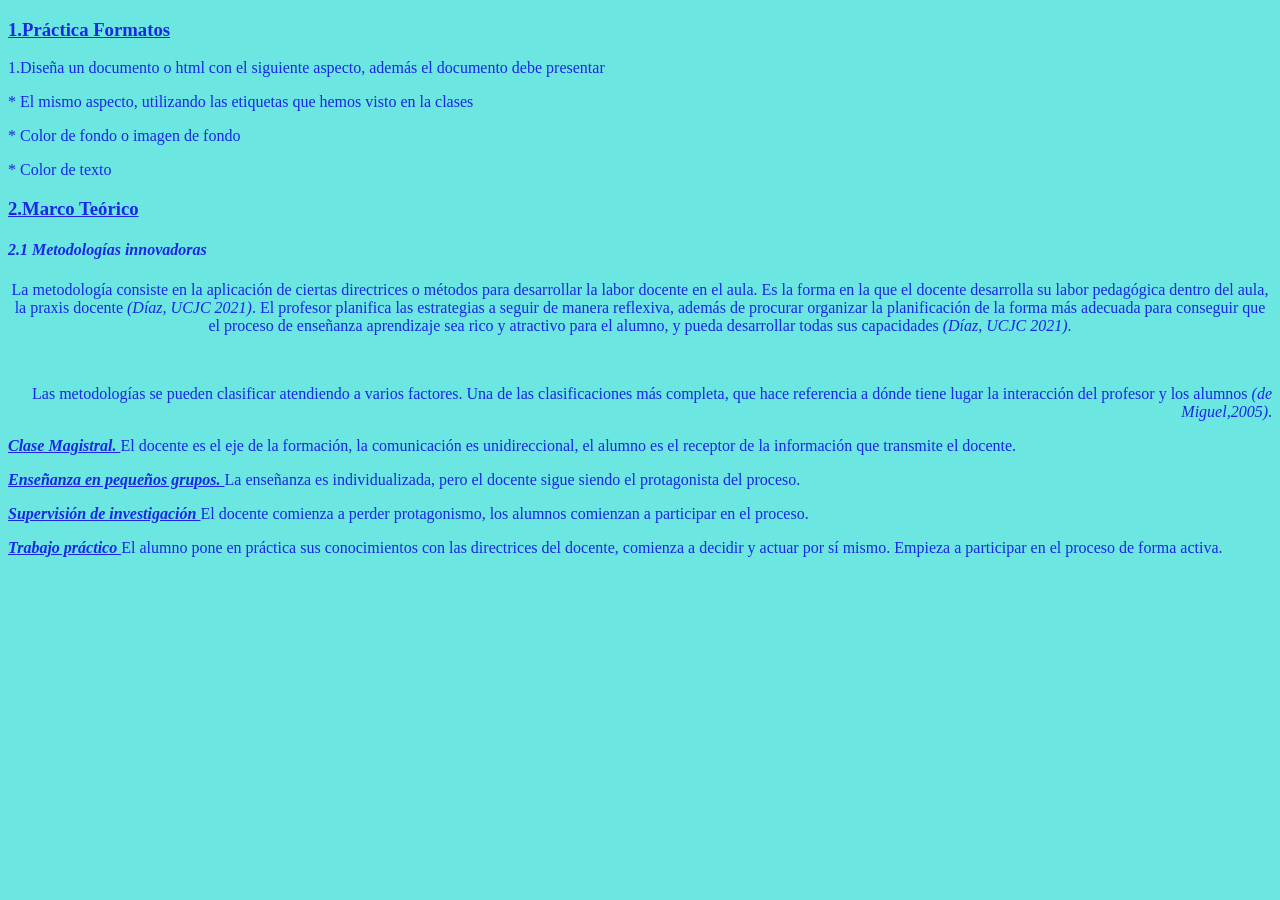
<file: RA1/RA1 Tarea JavaScript.OBLIGATORIA/primerosformatos.html>
<!doctype html>
<html>
    <head>
        <body text="#1A27E5"bgcolor="#6CE6E1">
          <p align="left"><strong><u><h3>
            1.Práctica Formatos
          </h3>
            
          </u></strong>
            1.Diseña un documento o html con el siguiente aspecto, además el documento 
            debe presentar
          </p>
            <p>
                * El mismo aspecto, utilizando las etiquetas que hemos visto en la clases
                </p>
                <p>
                * Color de fondo o imagen de fondo
                </p>
                <p>
                * Color de texto
                </p>

         <p align="left"><u><h3>
            2.Marco Teórico
         </h3></u></p>  
         <p><h4><em>
            2.1 Metodologías innovadoras
         </em></h4></p>    
         <p align="center">
            La metodología consiste en la aplicación de ciertas directrices o métodos para 
desarrollar la labor docente en el aula. Es la forma en la que el docente desarrolla su 
labor pedagógica dentro del aula, la praxis docente <em>(Díaz, UCJC 2021)</em>. 
El profesor planifica las estrategias a seguir de manera reflexiva, además de 
procurar organizar la planificación de la forma más adecuada para conseguir que el 
proceso de enseñanza aprendizaje sea rico y atractivo para el alumno, y pueda 
desarrollar todas sus capacidades <em>(Díaz, UCJC 2021)</em>.

         </p> <br>
         <p align="right">
          Las metodologías se pueden clasificar atendiendo a varios factores. Una de las 
clasificaciones más completa, que hace referencia a dónde tiene lugar la interacción del 
profesor y los alumnos <em>(de Miguel,2005)</em>.  
         </p>
         <p><em><strong><u>
            Clase Magistral.
         </u></strong></em>
            El docente es el eje de la formación, la comunicación es 
unidireccional, el alumno es el receptor de la información que transmite el docente.
        </p>
        
        <p><em><strong><u>
            Enseñanza en pequeños grupos.
        </u></strong></em>
     La enseñanza es individualizada, pero el 
docente sigue siendo el protagonista del proceso.
    </p>
    <p><em><strong><u>
        Supervisión de investigación
    </u></strong></em>
El docente comienza a perder protagonismo, los alumnos 
comienzan a participar en el proceso.

</p>
<p><em><strong><u>
    Trabajo práctico
    </u></strong></em>
    El alumno pone en práctica sus conocimientos con las directrices del 
docente, comienza a decidir y actuar por sí mismo. Empieza a participar en el proceso 
de forma activa.
</p>


            
         

            
        </body>
    </head>
</html>
</file>
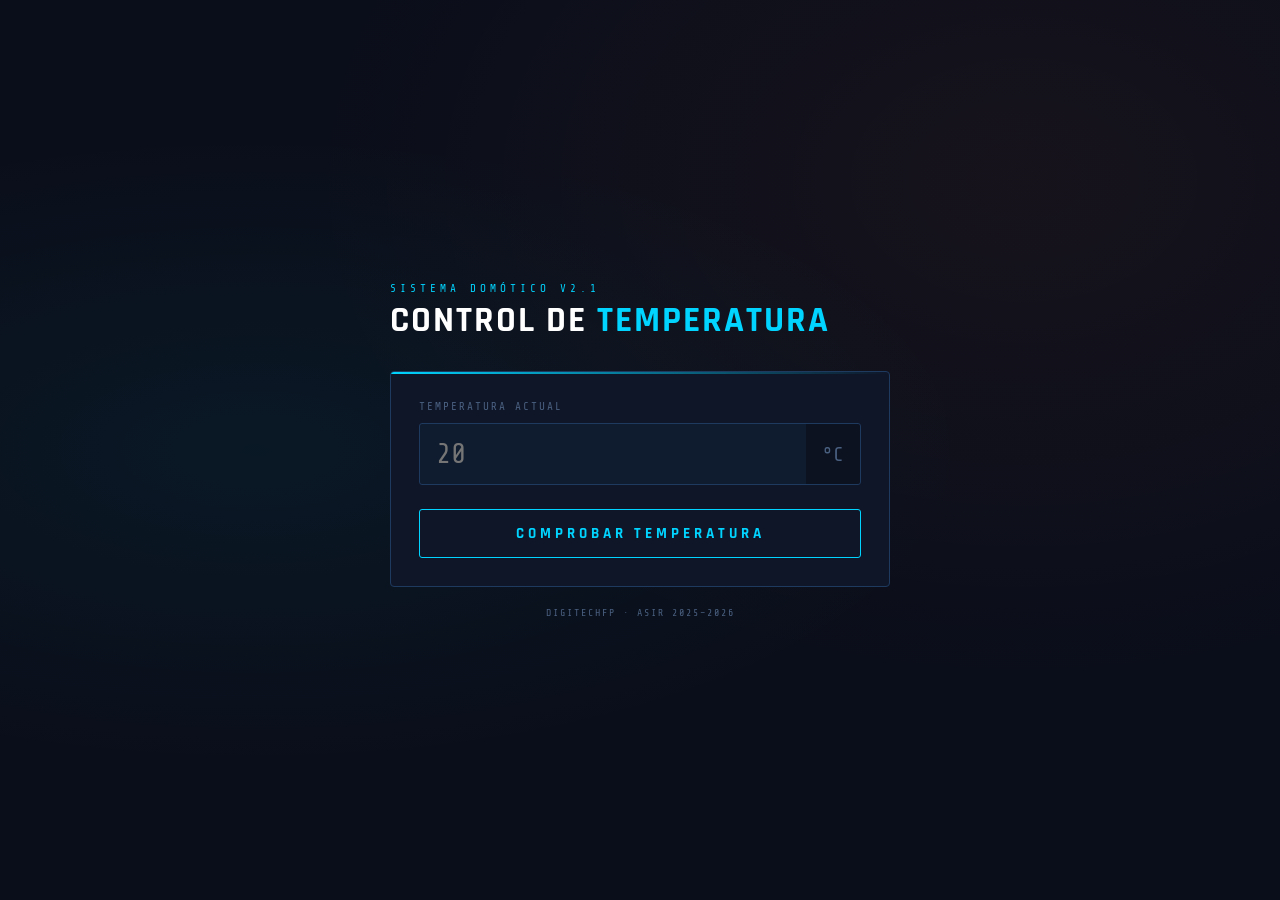
<file: RA2/RA2 Tarea Eventos II. OBLIGATORIA/temperatura.html>
<!DOCTYPE html>
<html lang="es">
<head>
  <meta charset="UTF-8">
  <meta name="viewport" content="width=device-width, initial-scale=1.0">
  <title>Control de Temperatura</title>
  <style>
    @import url('https://fonts.googleapis.com/css2?family=Share+Tech+Mono&family=Rajdhani:wght@400;600;700&display=swap');

    :root {
      --bg: #0a0e1a;
      --panel: #0f1628;
      --border: #1e3a5f;
      --accent: #00d4ff;
      --accent2: #ff6b35;
      --text: #c8daf0;
      --dim: #4a6080;
      --cold: #4fc3f7;
      --ideal: #66bb6a;
      --warm: #ffa726;
      --hot: #ef5350;
    }

    * { box-sizing: border-box; margin: 0; padding: 0; }

    body {
      background: var(--bg);
      font-family: 'Rajdhani', sans-serif;
      color: var(--text);
      min-height: 100vh;
      display: flex;
      align-items: center;
      justify-content: center;
      padding: 20px;
      background-image:
        radial-gradient(ellipse at 20% 50%, rgba(0,212,255,0.05) 0%, transparent 50%),
        radial-gradient(ellipse at 80% 20%, rgba(255,107,53,0.05) 0%, transparent 50%);
    }

    .container {
      width: 100%;
      max-width: 500px;
    }

    .header {
      margin-bottom: 32px;
    }

    .header .label {
      font-family: 'Share Tech Mono', monospace;
      font-size: 11px;
      color: var(--accent);
      letter-spacing: 4px;
      text-transform: uppercase;
      margin-bottom: 8px;
    }

    .header h1 {
      font-size: 36px;
      font-weight: 700;
      letter-spacing: 2px;
      text-transform: uppercase;
      color: #fff;
      line-height: 1;
    }

    .header h1 span {
      color: var(--accent);
    }

    .panel {
      background: var(--panel);
      border: 1px solid var(--border);
      border-radius: 4px;
      padding: 28px;
      position: relative;
      overflow: hidden;
    }

    .panel::before {
      content: '';
      position: absolute;
      top: 0; left: 0; right: 0;
      height: 2px;
      background: linear-gradient(90deg, var(--accent), transparent);
    }

    .input-group {
      margin-bottom: 24px;
    }

    .input-label {
      font-family: 'Share Tech Mono', monospace;
      font-size: 11px;
      color: var(--dim);
      letter-spacing: 2px;
      text-transform: uppercase;
      margin-bottom: 10px;
      display: block;
    }

    .input-wrapper {
      display: flex;
      align-items: center;
      gap: 0;
      border: 1px solid var(--border);
      border-radius: 3px;
      overflow: hidden;
      transition: border-color 0.2s;
    }

    .input-wrapper:focus-within {
      border-color: var(--accent);
    }

    input[type="number"] {
      background: rgba(0,212,255,0.03);
      border: none;
      color: #fff;
      font-family: 'Share Tech Mono', monospace;
      font-size: 28px;
      padding: 14px 16px;
      width: 100%;
      outline: none;
      -moz-appearance: textfield;
    }

    input[type="number"]::-webkit-inner-spin-button,
    input[type="number"]::-webkit-outer-spin-button {
      -webkit-appearance: none;
    }

    .unit {
      font-family: 'Share Tech Mono', monospace;
      font-size: 20px;
      color: var(--dim);
      padding: 0 16px;
      background: rgba(0,0,0,0.2);
      align-self: stretch;
      display: flex;
      align-items: center;
    }

    button {
      width: 100%;
      background: transparent;
      border: 1px solid var(--accent);
      color: var(--accent);
      font-family: 'Rajdhani', sans-serif;
      font-size: 15px;
      font-weight: 700;
      letter-spacing: 4px;
      text-transform: uppercase;
      padding: 14px;
      cursor: pointer;
      border-radius: 3px;
      transition: all 0.2s;
      position: relative;
      overflow: hidden;
    }

    button::before {
      content: '';
      position: absolute;
      inset: 0;
      background: var(--accent);
      transform: translateX(-100%);
      transition: transform 0.3s ease;
      z-index: 0;
    }

    button:hover::before {
      transform: translateX(0);
    }

    button:hover {
      color: var(--bg);
    }

    button span {
      position: relative;
      z-index: 1;
    }

    .resultado {
      margin-top: 24px;
      padding: 20px;
      border-radius: 3px;
      display: none;
      animation: fadeIn 0.3s ease;
      position: relative;
      overflow: hidden;
    }

    .resultado.visible {
      display: block;
    }

    .resultado::before {
      content: '';
      position: absolute;
      left: 0; top: 0; bottom: 0;
      width: 3px;
    }

    .resultado.cold { background: rgba(79,195,247,0.08); border: 1px solid rgba(79,195,247,0.3); }
    .resultado.cold::before { background: var(--cold); }
    .resultado.ideal { background: rgba(102,187,106,0.08); border: 1px solid rgba(102,187,106,0.3); }
    .resultado.ideal::before { background: var(--ideal); }
    .resultado.warm { background: rgba(255,167,38,0.08); border: 1px solid rgba(255,167,38,0.3); }
    .resultado.warm::before { background: var(--warm); }
    .resultado.hot { background: rgba(239,83,80,0.08); border: 1px solid rgba(239,83,80,0.3); }
    .resultado.hot::before { background: var(--hot); }
    .resultado.error { background: rgba(100,100,100,0.08); border: 1px solid rgba(100,100,100,0.3); }

    .resultado-status {
      font-family: 'Share Tech Mono', monospace;
      font-size: 10px;
      letter-spacing: 3px;
      text-transform: uppercase;
      margin-bottom: 8px;
    }

    .resultado.cold .resultado-status { color: var(--cold); }
    .resultado.ideal .resultado-status { color: var(--ideal); }
    .resultado.warm .resultado-status { color: var(--warm); }
    .resultado.hot .resultado-status { color: var(--hot); }
    .resultado.error .resultado-status { color: var(--dim); }

    .resultado-text {
      font-size: 18px;
      font-weight: 600;
      color: #fff;
      line-height: 1.4;
    }

    .gauge {
      margin-top: 24px;
      height: 4px;
      background: rgba(255,255,255,0.05);
      border-radius: 2px;
      overflow: hidden;
      display: none;
    }

    .gauge.visible {
      display: block;
    }

    .gauge-fill {
      height: 100%;
      border-radius: 2px;
      transition: width 0.6s ease, background 0.6s ease;
    }

    .icon {
      font-size: 32px;
      margin-bottom: 8px;
    }

    @keyframes fadeIn {
      from { opacity: 0; transform: translateY(-8px); }
      to { opacity: 1; transform: translateY(0); }
    }

    .footer {
      margin-top: 20px;
      font-family: 'Share Tech Mono', monospace;
      font-size: 10px;
      color: var(--dim);
      letter-spacing: 2px;
      text-align: center;
    }
  </style>
</head>
<body>

<div class="container">
  <div class="header">
    <div class="label">Sistema domótico v2.1</div>
    <h1>Control de <span>Temperatura</span></h1>
  </div>

  <div class="panel">
    <div class="input-group">
      <label class="input-label" for="temperatura">Temperatura actual</label>
      <div class="input-wrapper">
        <input type="number" id="temperatura" placeholder="20" step="0.1">
        <div class="unit">°C</div>
      </div>
    </div>

    <button id="btnComprobar"><span>Comprobar temperatura</span></button>

    <div class="gauge" id="gauge">
      <div class="gauge-fill" id="gaugeFill"></div>
    </div>

    <div class="resultado" id="resultado">
      <div class="icon" id="resultIcon"></div>
      <div class="resultado-status" id="resultStatus"></div>
      <div class="resultado-text" id="resultText"></div>
    </div>
  </div>

  <div class="footer">DIGITECHFP · ASIR 2025–2026</div>
</div>

<script>
  const inputTemp = document.getElementById("temperatura");
  const btn = document.getElementById("btnComprobar");
  const resultado = document.getElementById("resultado");
  const resultIcon = document.getElementById("resultIcon");
  const resultStatus = document.getElementById("resultStatus");
  const resultText = document.getElementById("resultText");
  const gauge = document.getElementById("gauge");
  const gaugeFill = document.getElementById("gaugeFill");

  btn.addEventListener("click", function () {
    const temp = Number(inputTemp.value);

    // Validación
    if (inputTemp.value === "" || isNaN(temp)) {
      resultado.className = "resultado visible error";
      resultIcon.textContent = "⚠️";
      resultStatus.textContent = "ERROR";
      resultText.textContent = "Por favor ingresa una temperatura válida.";
      gauge.className = "gauge";
      return;
    }

    // Calcular porcentaje para la barra (rango -20 a 50)
    const pct = Math.min(100, Math.max(0, ((temp + 20) / 70) * 100));
    gauge.className = "gauge visible";
    gaugeFill.style.width = pct + "%";

    resultado.className = "resultado visible";

    if (temp < 15) {
      resultado.classList.add("cold");
      resultIcon.textContent = "🧊";
      resultStatus.textContent = "ALERTA · BAJA";
      resultText.textContent = "Temperatura baja. Encendiendo calefacción.";
      gaugeFill.style.background = "#4fc3f7";
    } else if (temp >= 15 && temp <= 22) {
      resultado.classList.add("ideal");
      resultIcon.textContent = "✅";
      resultStatus.textContent = "ESTADO · ÓPTIMO";
      resultText.textContent = "Temperatura ideal. Sistema estable.";
      gaugeFill.style.background = "#66bb6a";
    } else if (temp > 22 && temp <= 30) {
      resultado.classList.add("warm");
      resultIcon.textContent = "🌡️";
      resultStatus.textContent = "AVISO · ALTA";
      resultText.textContent = "Temperatura alta. Activando ventilación.";
      gaugeFill.style.background = "#ffa726";
    } else {
      resultado.classList.add("hot");
      resultIcon.textContent = "🔥";
      resultStatus.textContent = "ALERTA · CRÍTICA";
      resultText.textContent = "Alerta: temperatura excesiva. Activando enfriamiento máximo.";
      gaugeFill.style.background = "#ef5350";
    }
  });

  // Enter también ejecuta
  inputTemp.addEventListener("keydown", function (e) {
    if (e.key === "Enter") btn.click();
  });
</script>

</body>
</html>
</file>
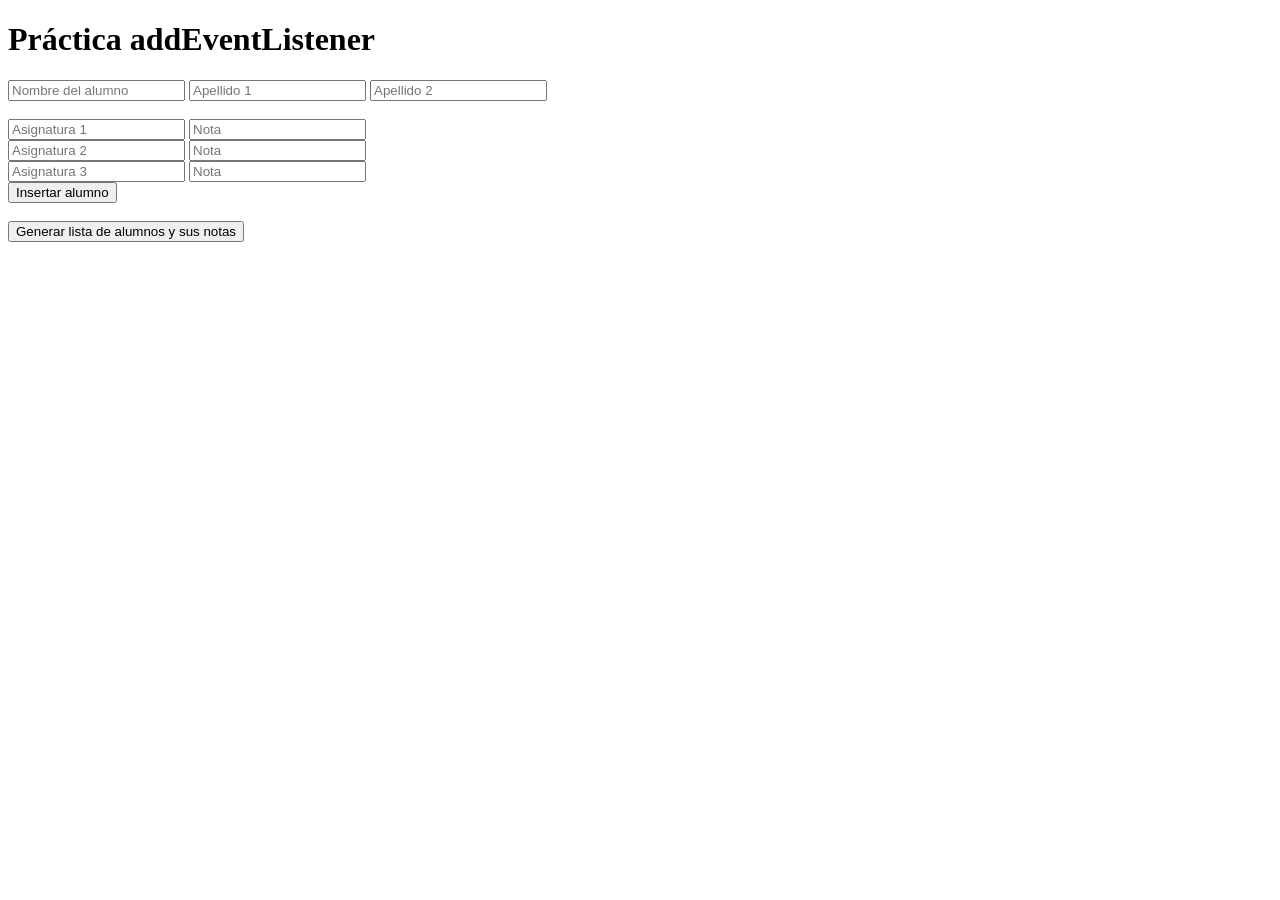
<file: RA2/RA2 Tarea Eventos.OBLIGATORIA/index (4).html>
<!DOCTYPE html>
<html>
<head>

</head>
<body>
    <h1>Práctica addEventListener</h1>
    <form id="formulario_estudiante">
        <input type="text" id="nombre" placeholder="Nombre del alumno" required>
        <input type="text" id="apellido1" placeholder="Apellido 1" required>
        <input type="text" id="apellido2" placeholder="Apellido 2" required>
        <br>
        <br>
        <input type="text" id="asignatura1" placeholder="Asignatura 1" required>
        <input type="text" id="nota1" placeholder="Nota" required>
        <br>
        <input type="text" id="asignatura2" placeholder="Asignatura 2" required>
        <input type="text" id="nota2" placeholder="Nota" required>
        <br>
        <input type="text" id="asignatura3" placeholder="Asignatura 3" required>
        <input type="text" id="nota3" placeholder="Nota" required>
        <br>
        <button type="submit">Insertar alumno</button> 
    </form>
    <br>
    <button id="finalizar">Generar lista de alumnos y sus notas</button>
    <script src="listener.js"></script>
</body>
</html>
</file>
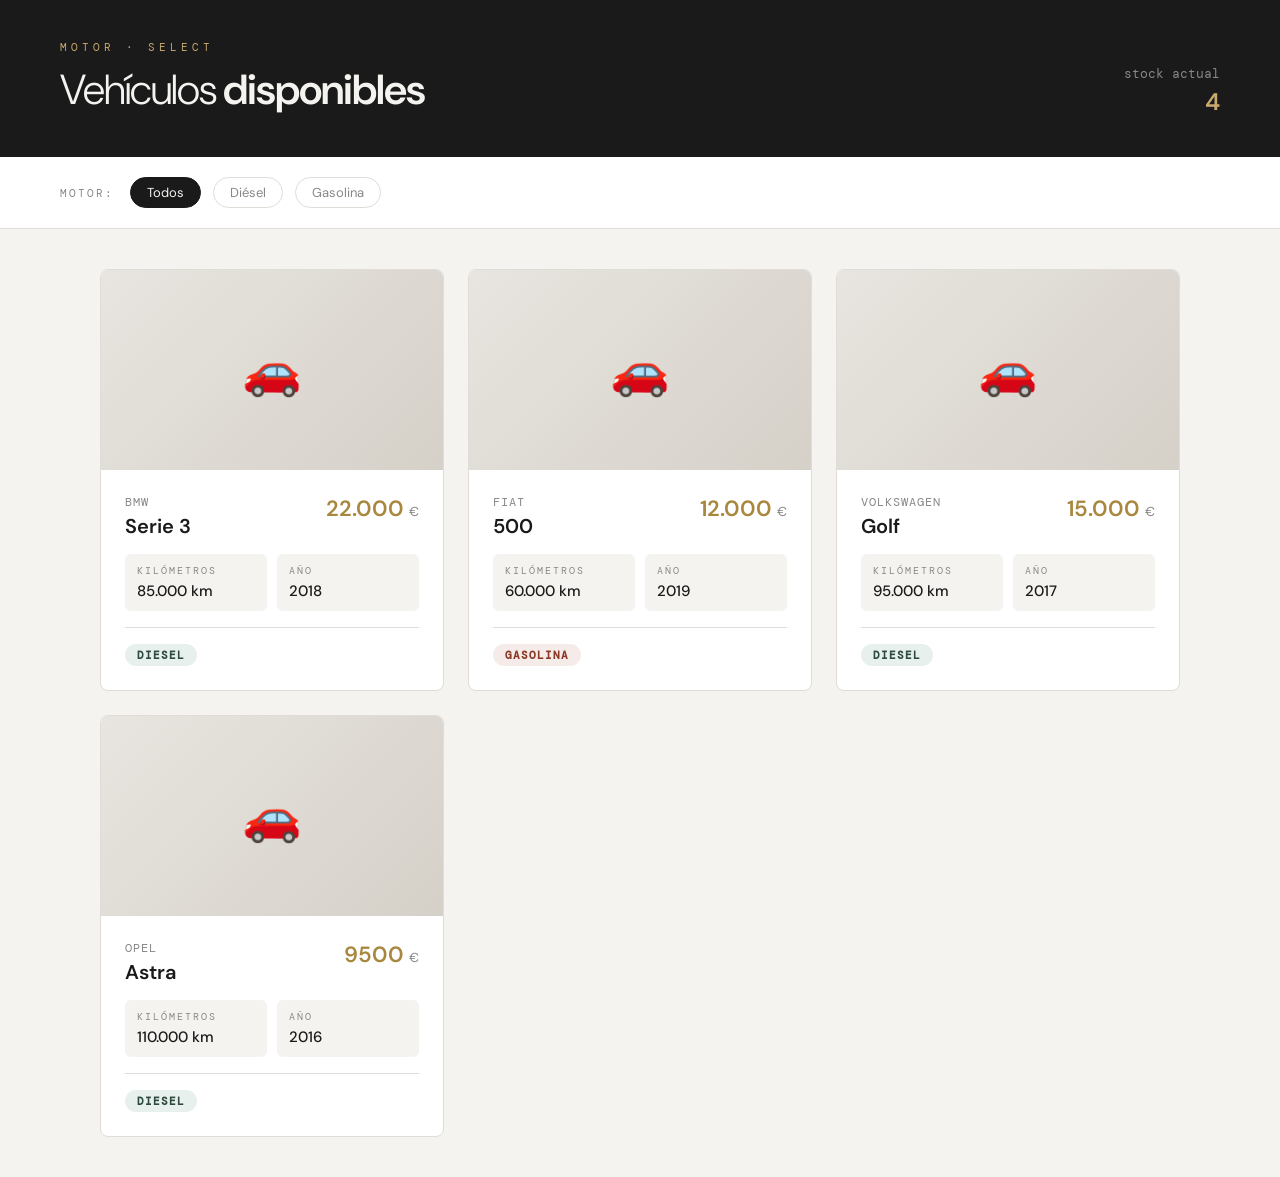
<file: RA7/RA7 Práctica JSON,AJAX y JS.OBLIGATORIATarea/coches.html>
<!DOCTYPE html>
<html lang="es">
<head>
  <meta charset="UTF-8">
  <meta name="viewport" content="width=device-width, initial-scale=1.0">
  <title>Concesionario</title>
  <style>
    @import url('https://fonts.googleapis.com/css2?family=DM+Sans:wght@300;400;500;600&family=DM+Mono:wght@400;500&display=swap');

    :root {
      --bg: #f5f3ef;
      --white: #ffffff;
      --text: #1a1a1a;
      --dim: #888;
      --border: #e0ddd8;
      --accent: #c8a96e;
      --accent-dark: #a8873e;
      --tag-bg: #1a1a1a;
      --tag-text: #f5f3ef;
      --diesel: #2c4a3e;
      --gasolina: #8b3a2a;
      --hibrido: #2a4a6b;
    }

    * { box-sizing: border-box; margin: 0; padding: 0; }

    body {
      background: var(--bg);
      font-family: 'DM Sans', sans-serif;
      color: var(--text);
      min-height: 100vh;
    }

    header {
      background: var(--text);
      color: var(--bg);
      padding: 40px 60px;
      display: flex;
      justify-content: space-between;
      align-items: flex-end;
    }

    .brand {
      font-size: 11px;
      letter-spacing: 4px;
      text-transform: uppercase;
      color: var(--accent);
      margin-bottom: 8px;
      font-family: 'DM Mono', monospace;
    }

    header h1 {
      font-size: 42px;
      font-weight: 300;
      letter-spacing: -1px;
    }

    header h1 strong {
      font-weight: 600;
    }

    .header-meta {
      text-align: right;
      font-size: 13px;
      color: #888;
      font-family: 'DM Mono', monospace;
    }

    .header-meta span {
      display: block;
      color: var(--accent);
      font-size: 24px;
      font-weight: 600;
      font-family: 'DM Sans', sans-serif;
      margin-top: 4px;
    }

    .filters {
      padding: 20px 60px;
      background: var(--white);
      border-bottom: 1px solid var(--border);
      display: flex;
      gap: 12px;
      align-items: center;
    }

    .filter-label {
      font-size: 11px;
      letter-spacing: 2px;
      text-transform: uppercase;
      color: var(--dim);
      font-family: 'DM Mono', monospace;
      margin-right: 4px;
    }

    .filter-btn {
      background: transparent;
      border: 1px solid var(--border);
      color: var(--dim);
      font-family: 'DM Sans', sans-serif;
      font-size: 13px;
      padding: 6px 16px;
      border-radius: 100px;
      cursor: pointer;
      transition: all 0.2s;
    }

    .filter-btn:hover, .filter-btn.active {
      background: var(--text);
      border-color: var(--text);
      color: var(--bg);
    }

    main {
      padding: 40px 60px;
      max-width: 1200px;
      margin: 0 auto;
    }

    #contenedor {
      display: grid;
      grid-template-columns: repeat(auto-fill, minmax(340px, 1fr));
      gap: 24px;
    }

    .coche-card {
      background: var(--white);
      border: 1px solid var(--border);
      border-radius: 8px;
      overflow: hidden;
      transition: transform 0.2s, box-shadow 0.2s;
      cursor: default;
    }

    .coche-card:hover {
      transform: translateY(-4px);
      box-shadow: 0 16px 40px rgba(0,0,0,0.1);
    }

    .card-img {
      width: 100%;
      height: 200px;
      object-fit: cover;
      display: block;
      background: #e8e5e0;
    }

    .card-img-placeholder {
      width: 100%;
      height: 200px;
      background: linear-gradient(135deg, #e8e5e0 0%, #d5d0c8 100%);
      display: flex;
      align-items: center;
      justify-content: center;
      font-size: 48px;
      color: #bbb;
    }

    .card-body {
      padding: 24px;
    }

    .card-header {
      display: flex;
      justify-content: space-between;
      align-items: flex-start;
      margin-bottom: 16px;
    }

    .card-title {
      font-size: 20px;
      font-weight: 600;
      line-height: 1.2;
    }

    .card-marca {
      font-size: 12px;
      color: var(--dim);
      text-transform: uppercase;
      letter-spacing: 1px;
      font-family: 'DM Mono', monospace;
      margin-bottom: 4px;
    }

    .card-precio {
      font-size: 22px;
      font-weight: 600;
      color: var(--accent-dark);
      white-space: nowrap;
    }

    .card-precio small {
      font-size: 13px;
      font-weight: 400;
      color: var(--dim);
    }

    .card-specs {
      display: grid;
      grid-template-columns: 1fr 1fr;
      gap: 10px;
      margin-bottom: 16px;
    }

    .spec {
      background: var(--bg);
      border-radius: 6px;
      padding: 10px 12px;
    }

    .spec-label {
      font-size: 10px;
      letter-spacing: 2px;
      text-transform: uppercase;
      color: var(--dim);
      font-family: 'DM Mono', monospace;
      margin-bottom: 4px;
    }

    .spec-value {
      font-size: 15px;
      font-weight: 500;
    }

    .motor-tag {
      display: inline-block;
      padding: 4px 12px;
      border-radius: 100px;
      font-size: 11px;
      font-weight: 600;
      letter-spacing: 1px;
      text-transform: uppercase;
      font-family: 'DM Mono', monospace;
    }

    .motor-Diesel { background: #e8f0ed; color: var(--diesel); }
    .motor-Gasolina { background: #f5ece9; color: var(--gasolina); }
    .motor-Híbrido, .motor-Hibrido { background: #e8eff5; color: var(--hibrido); }
    .motor-Eléctrico, .motor-Electrico { background: #eaf5e8; color: #2a5e2a; }

    .card-footer {
      display: flex;
      justify-content: space-between;
      align-items: center;
      padding-top: 16px;
      border-top: 1px solid var(--border);
    }

    .no-results {
      grid-column: 1 / -1;
      text-align: center;
      padding: 60px 20px;
      color: var(--dim);
      font-size: 16px;
    }

    @media (max-width: 768px) {
      header { padding: 30px 24px; flex-direction: column; align-items: flex-start; gap: 16px; }
      .filters { padding: 16px 24px; flex-wrap: wrap; }
      main { padding: 24px; }
    }
  </style>
</head>
<body>

<header>
  <div>
    <div class="brand">Motor · Select</div>
    <h1>Vehículos <strong>disponibles</strong></h1>
  </div>
  <div class="header-meta">
    stock actual
    <span id="totalCount">0</span>
  </div>
</header>

<div class="filters">
  <span class="filter-label">Motor:</span>
  <button class="filter-btn active" data-filter="todos" onclick="filtrar(this)">Todos</button>
  <button class="filter-btn" data-filter="Diesel" onclick="filtrar(this)">Diésel</button>
  <button class="filter-btn" data-filter="Gasolina" onclick="filtrar(this)">Gasolina</button>
</div>

<main>
  <div id="contenedor"></div>
</main>

<script>
  // Datos JSON embebidos (equivale a cargar coches.json con fetch)
  const jsonData = {
    "coches": [
      {
        "marca": "BMW",
        "modelo": "Serie 3",
        "kilometros": "85.000 km",
        "anio": 2018,
        "precio": 22000,
        "motor": "Diesel",
        "imagen": null
      },
      {
        "marca": "Fiat",
        "modelo": "500",
        "kilometros": "60.000 km",
        "anio": 2019,
        "precio": 12000,
        "motor": "Gasolina",
        "imagen": null
      },
      {
        "marca": "Volkswagen",
        "modelo": "Golf",
        "kilometros": "95.000 km",
        "anio": 2017,
        "precio": 15000,
        "motor": "Diesel",
        "imagen": null
      },
      {
        "marca": "Opel",
        "modelo": "Astra",
        "kilometros": "110.000 km",
        "anio": 2016,
        "precio": 9500,
        "motor": "Diesel",
        "imagen": null
      }
    ]
  };

  // Simulamos fetch con Promise.resolve (misma estructura que AJAX real)
  const todosLosCoches = jsonData.coches;

  function renderCoches(coches) {
    const contenedor = document.getElementById('contenedor');
    document.getElementById('totalCount').textContent = coches.length;
    contenedor.innerHTML = '';

    if (coches.length === 0) {
      contenedor.innerHTML = '<div class="no-results">No hay vehículos con ese filtro.</div>';
      return;
    }

    coches.forEach(v => {
      const div = document.createElement('div');
      div.className = 'coche-card';
      div.setAttribute('data-motor', v.motor);

      const imgHTML = v.imagen
        ? `<img class="card-img" src="${v.imagen}" alt="${v.marca} ${v.modelo}">`
        : `<div class="card-img-placeholder">🚗</div>`;

      div.innerHTML = `
        ${imgHTML}
        <div class="card-body">
          <div class="card-header">
            <div>
              <div class="card-marca">${v.marca}</div>
              <div class="card-title">${v.modelo}</div>
            </div>
            <div class="card-precio">${v.precio.toLocaleString('es-ES')} <small>€</small></div>
          </div>
          <div class="card-specs">
            <div class="spec">
              <div class="spec-label">Kilómetros</div>
              <div class="spec-value">${v.kilometros}</div>
            </div>
            <div class="spec">
              <div class="spec-label">Año</div>
              <div class="spec-value">${v.anio}</div>
            </div>
          </div>
          <div class="card-footer">
            <span class="motor-tag motor-${v.motor}">${v.motor}</span>
          </div>
        </div>
      `;

      contenedor.appendChild(div);
    });
  }

  function filtrar(btn) {
    document.querySelectorAll('.filter-btn').forEach(b => b.classList.remove('active'));
    btn.classList.add('active');

    const filtro = btn.getAttribute('data-filter');
    const cochesVisibles = filtro === 'todos'
      ? todosLosCoches
      : todosLosCoches.filter(c => c.motor === filtro);

    renderCoches(cochesVisibles);
  }

  // Carga inicial — equivale a fetch('coches.json').then(r => r.json()).then(data => {...})
  Promise.resolve(jsonData)
    .then(data => {
      renderCoches(data.coches);
    });
</script>

</body>
</html>
</file>
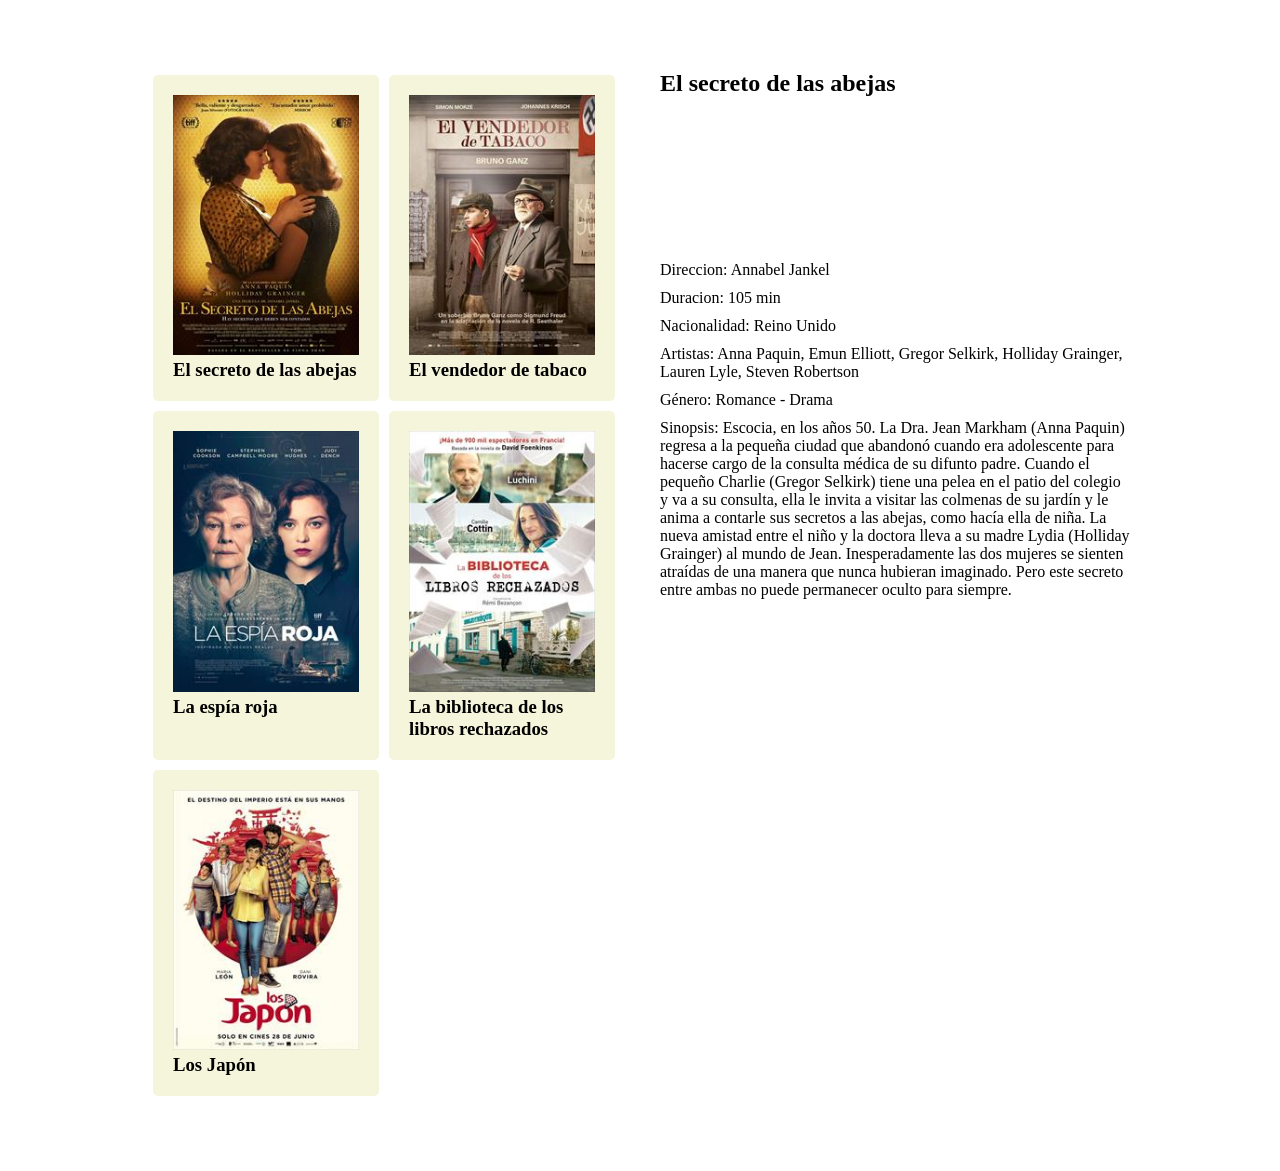
<file: RA7/RA7 Práctica XMLTarea/cartelera.html>
<!DOCTYPE html>
<html lang="es">

<head>
    <meta charset="UTF-8">
    <meta http-equiv="X-UA-Compatible" content="IE=edge">
    <meta name="viewport" content="width=device-width, initial-scale=1.0">
    <title>Ejercicio cartelera ajax</title>
    <link rel="stylesheet" href="css/estilos.css">
    <script src="js/cartelera.js" defer></script>
</head>

<body>
    <section class="flex">
        <div id="cartel" class="flex col-6"></div>
        <div class="col-6">
            <!-- https://www.youtube.com/embed/ -->
            <h2 id="titulo"></h2>
            <iframe id="video" src="" title="YouTube video player" frameborder="0" allow="accelerometer; autoplay; clipboard-write; encrypted-media; gyroscope; picture-in-picture" allowfullscreen></iframe>
            <p id="direccion"></p>
            <p id="duracion"></p>
            <p id="nacionalidad"></p>
            <p id="artistas"></p>
            <p id="genero"></p>
            <p id="sinopsis"></p>

        </div>
    </section>

</body>

</html>
</file>
<file: RA7/RA7 Práctica XMLTarea/css/estilos.css>
* {
    margin: 0;
    padding: 0;
    box-sizing: border-box;
}

img {
    max-width: 100%;
}

section {
    width: 80%;
    margin: 50px auto;
}

.flex {
    display: flex;
    flex-wrap: wrap;
}

.col-6 {
    width: 50%;
}

div {
    padding: 20px;
}

#cartel div {
    cursor: pointer;
    background-color: beige;
    border-radius: 10px;
    border: 5px solid white;
}

p {
    margin: 10px 0;
}
</file>
